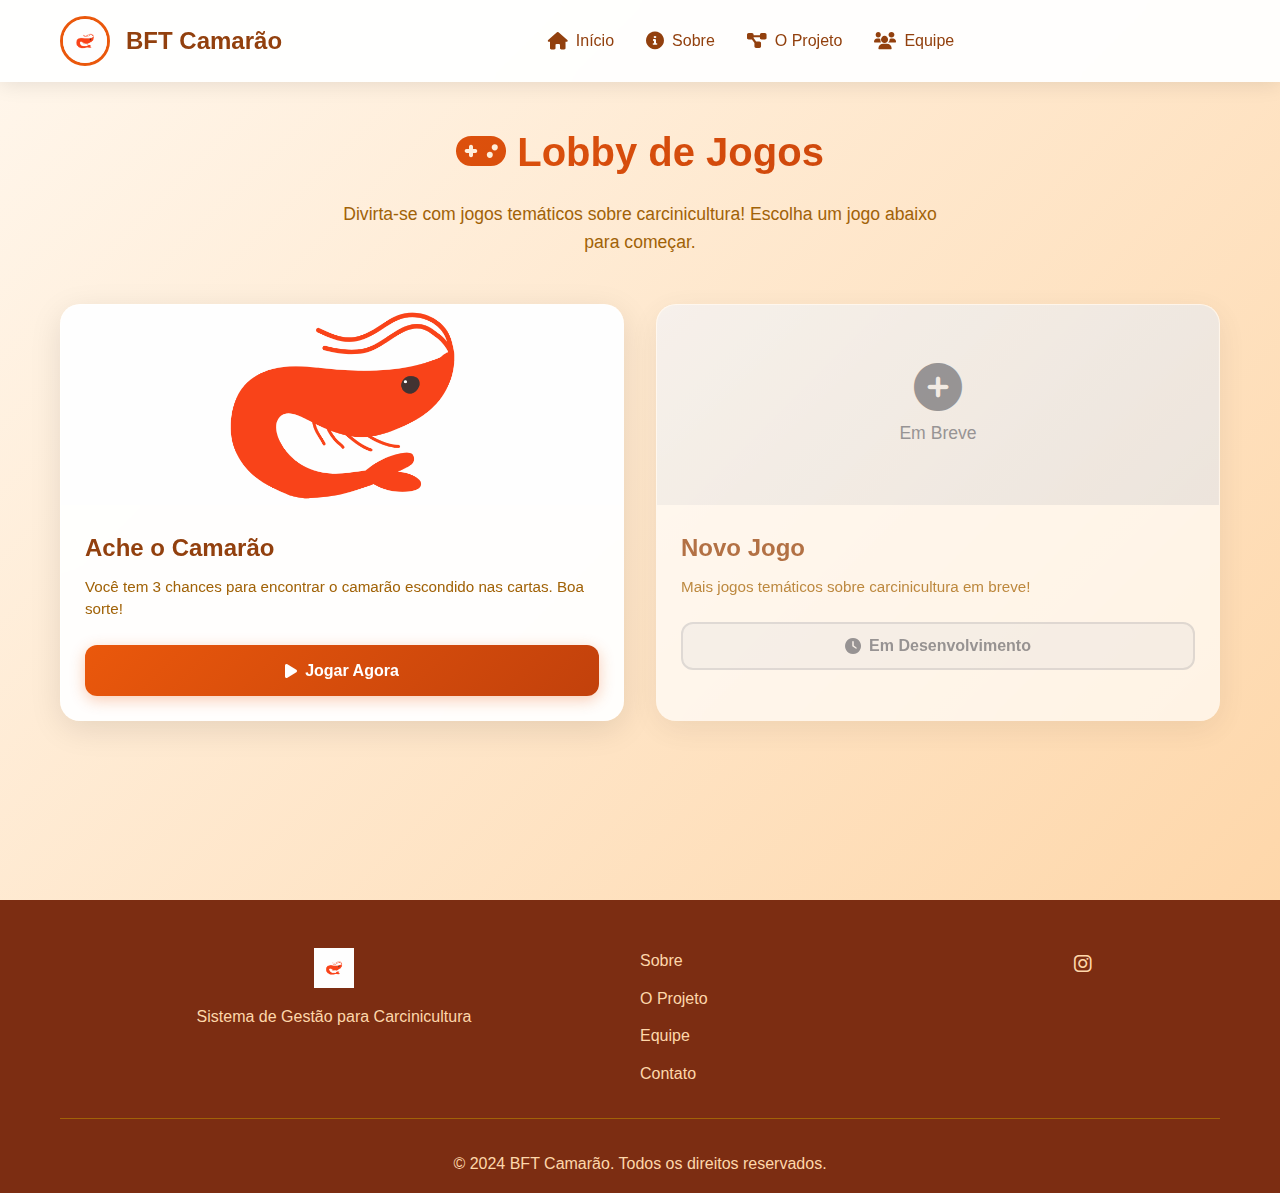
<file: lobby.html>
<!DOCTYPE html>
<html lang="pt-BR">
<head>
    <meta charset="UTF-8">
    <meta name="viewport" content="width=device-width, initial-scale=1.0">
    <title>Lobby de Jogos - BFT Camarão</title>
    <link rel="preconnect" href="https://fonts.googleapis.com">
    <link rel="preconnect" href="https://fonts.gstatic.com" crossorigin>
    <link href="https://fonts.googleapis.com/css2?family=Roboto:wght@300;400;500;700&family=Poppins:wght@300;400;500;600;700&display=swap" rel="stylesheet">
    <link rel="stylesheet" href="css/style.css">
    <link rel="stylesheet" href="css/lobby.css">
    <link href="https://cdnjs.cloudflare.com/ajax/libs/font-awesome/6.0.0/css/all.min.css" rel="stylesheet">
</head>
<body>
    <!-- Header -->
    <header class="header">
        <div class="container">
            <div class="header-content">
                <div class="logo">
                    <img src="images/FAZENDA DE CAMARÕES.png" alt="BFT Camarão Logo" class="logo-img">
                    <h1><a href="index.html" style="color: inherit; text-decoration: none;">BFT Camarão</a></h1>
                </div>
                <nav class="nav">
                    <a href="index.html"><i class="fas fa-home"></i>Início</a>
                    <a href="index.html#sobre"><i class="fas fa-info-circle"></i>Sobre</a>
                    <a href="index.html#projeto"><i class="fas fa-project-diagram"></i>O Projeto</a>
                    <a href="index.html#equipe"><i class="fas fa-users"></i>Equipe</a>
                </nav>
                <div class="hamburger">
                    <span></span>
                    <span></span>
                    <span></span>
                </div>
            </div>
        </div>
    </header>

    <!-- Lobby Section -->
    <section class="lobby-section">
        <div class="container">
            <div class="lobby-container">
                <h1 class="lobby-title"><i class="fas fa-gamepad"></i> Lobby de Jogos</h1>
                <p class="lobby-description">Divirta-se com jogos temáticos sobre carcinicultura! Escolha um jogo abaixo para começar.</p>

                <div class="games-grid" id="games-grid">
                    <!-- Game Card 1: Ache o Camarão -->
                    <div class="game-card">
                        <div class="game-image">
                            <img src="images/FAZENDA DE CAMARÕES.png" alt="Ache o Camarão">
                            <div class="game-overlay">
                                <i class="fas fa-play-circle game-play-icon"></i>
                            </div>
                        </div>
                        <div class="game-info">
                            <h3 class="game-title">Ache o Camarão</h3>
                            <p class="game-description">Você tem 3 chances para encontrar o camarão escondido nas cartas. Boa sorte!</p>
                            <a href="game.html" class="btn btn-primary game-btn">
                                <i class="fas fa-play"></i> Jogar Agora
                            </a>
                        </div>
                    </div>

                    <!-- Placeholder for future games -->
                    <div class="game-card coming-soon">
                        <div class="game-image">
                            <div class="coming-soon-placeholder">
                                <i class="fas fa-plus-circle"></i>
                                <p>Em Breve</p>
                            </div>
                        </div>
                        <div class="game-info">
                            <h3 class="game-title">Novo Jogo</h3>
                            <p class="game-description">Mais jogos temáticos sobre carcinicultura em breve!</p>
                            <button class="btn btn-secondary game-btn" disabled>
                                <i class="fas fa-clock"></i> Em Desenvolvimento
                            </button>
                        </div>
                    </div>
                </div>
            </div>
        </div>
    </section>

    <!-- Footer -->
    <footer class="footer">
        <div class="container">
            <div class="footer-content">
                <div class="footer-logo">
                    <img src="images/FAZENDA DE CAMARÕES.png" alt="BFT Camarão Logo" class="footer-logo-img">
                    <p>Sistema de Gestão para Carcinicultura</p>
                </div>
                <div class="footer-links">
                    <a href="index.html#sobre">Sobre</a>
                    <a href="index.html#projeto">O Projeto</a>
                    <a href="index.html#equipe">Equipe</a>
                    <a href="index.html#contato">Contato</a>
                </div>
                <div class="footer-social">
                    <a href="https://www.instagram.com/bftcamarao/" class="social-link"><i class="fab fa-instagram"></i></a>
                </div>
            </div>
            <div class="footer-bottom">
                <p>&copy; 2024 BFT Camarão. Todos os direitos reservados.</p>
            </div>
        </div>
    </footer>

    <script src="js/main.js"></script>
    <!-- <script src="js/lobby.js"></script> --> <!-- Uncomment if lobby.js is created -->
</body>
</html>
</file>
<file: css/lobby.css>
/* Lobby Styles */
.lobby-section {
    padding: 120px 0 80px;
    min-height: 100vh;
    background: linear-gradient(135deg, #fff7ed 0%, #fed7aa 100%);
}

.lobby-container {
    max-width: 1200px;
    margin: 0 auto;
    text-align: center;
}

.lobby-title {
    font-size: 2.5rem;
    font-weight: 700;
    color: #92400e;
    margin-bottom: 1rem;
    background: linear-gradient(135deg, #ea580c 0%, #c2410c 100%);
    -webkit-background-clip: text;
    -webkit-text-fill-color: transparent;
    background-clip: text;
}

.lobby-description {
    font-size: 1.1rem;
    color: #a16207;
    margin-bottom: 3rem;
    line-height: 1.6;
    max-width: 600px;
    margin-left: auto;
    margin-right: auto;
}

.games-grid {
    display: grid;
    grid-template-columns: repeat(auto-fit, minmax(300px, 1fr));
    gap: 2rem;
    margin-top: 2rem;
}

.game-card {
    background: rgba(255, 255, 255, 0.95);
    backdrop-filter: blur(10px);
    -webkit-backdrop-filter: blur(10px);
    border-radius: 20px;
    overflow: hidden;
    box-shadow: 0 8px 32px rgba(0, 0, 0, 0.1);
    border: 1px solid rgba(255, 255, 255, 0.2);
    transition: all 0.3s ease;
    position: relative;
}

.game-card:hover {
    transform: translateY(-10px);
    box-shadow: 0 20px 40px rgba(234, 88, 12, 0.2);
}

.game-image {
    position: relative;
    height: 200px;
    overflow: hidden;
}

.game-image img {
    width: 100%;
    height: 100%;
    object-fit: cover;
    transition: transform 0.3s ease;
}

.game-card:hover .game-image img {
    transform: scale(1.05);
}

.game-overlay {
    position: absolute;
    top: 0;
    left: 0;
    right: 0;
    bottom: 0;
    background: rgba(234, 88, 12, 0.8);
    display: flex;
    align-items: center;
    justify-content: center;
    opacity: 0;
    transition: opacity 0.3s ease;
}

.game-card:hover .game-overlay {
    opacity: 1;
}

.game-play-icon {
    font-size: 4rem;
    color: white;
    animation: pulse 2s infinite;
}

@keyframes pulse {
    0% { transform: scale(1); }
    50% { transform: scale(1.1); }
    100% { transform: scale(1); }
}

.game-info {
    padding: 1.5rem;
    text-align: left;
}

.game-info .game-title {
    font-size: 1.5rem;
    font-weight: 600;
    color: #92400e;
    margin-bottom: 0.5rem;
    background: none;
    -webkit-text-fill-color: initial;
}

.game-info .game-description {
    font-size: 0.95rem;
    color: #a16207;
    line-height: 1.5;
    margin-bottom: 1.5rem;
}

.game-btn {
    display: inline-flex;
    align-items: center;
    gap: 0.5rem;
    padding: 0.8rem 1.5rem;
    font-size: 1rem;
    font-weight: 600;
    text-decoration: none;
    border-radius: 12px;
    transition: all 0.3s ease;
    border: none;
    cursor: pointer;
    width: 100%;
    justify-content: center;
}

.game-btn.btn-primary {
    background: linear-gradient(135deg, #ea580c 0%, #c2410c 100%);
    color: white;
    box-shadow: 0 4px 15px rgba(234, 88, 12, 0.3);
}

.game-btn.btn-primary:hover {
    transform: translateY(-2px);
    box-shadow: 0 8px 25px rgba(234, 88, 12, 0.4);
}

.game-btn.btn-secondary {
    background: #f3f4f6;
    color: #6b7280;
    border: 2px solid #d1d5db;
    cursor: not-allowed;
}

.game-btn.btn-secondary:hover {
    transform: none;
    box-shadow: none;
}

.coming-soon {
    opacity: 0.7;
}

.coming-soon-placeholder {
    height: 100%;
    display: flex;
    flex-direction: column;
    align-items: center;
    justify-content: center;
    background: linear-gradient(135deg, #f3f4f6 0%, #e5e7eb 100%);
    color: #6b7280;
}

.coming-soon-placeholder i {
    font-size: 3rem;
    margin-bottom: 0.5rem;
}

.coming-soon-placeholder p {
    font-size: 1.1rem;
    font-weight: 500;
}

/* Mobile Responsive */
@media (max-width: 768px) {
    .lobby-section {
        padding: 160px 0 60px;
    }

    .lobby-container {
        margin: 0 1rem;
    }

    .lobby-title {
        font-size: 2rem;
    }

    .lobby-description {
        font-size: 1rem;
        margin-bottom: 2rem;
    }

    .games-grid {
        grid-template-columns: 1fr;
        gap: 1.5rem;
    }

    .game-card {
        margin: 0;
    }

    .game-image {
        height: 180px;
    }

    .game-info {
        padding: 1.2rem;
    }

    .game-info .game-title {
        font-size: 1.4rem;
    }

    .game-info .game-description {
        font-size: 0.95rem;
    }

    .game-btn {
        padding: 1rem 1.5rem;
        font-size: 1rem;
        min-height: 48px;
    }
}

@media (max-width: 600px) {
    .lobby-section {
        padding: 120px 0 50px;
    }

    .lobby-container {
        margin: 0 0.8rem;
    }

    .lobby-title {
        font-size: 1.9rem;
    }

    .lobby-description {
        font-size: 0.98rem;
        margin-bottom: 2rem;
    }

    .games-grid {
        gap: 1.2rem;
    }

    .game-image {
        height: 160px;
    }

    .game-info {
        padding: 1rem;
    }

    .game-info .game-title {
        font-size: 1.3rem;
    }

    .game-info .game-description {
        font-size: 0.9rem;
    }

    .game-btn {
        padding: 0.9rem 1.3rem;
        font-size: 0.98rem;
        min-height: 46px;
    }
}

@media (max-width: 480px) {
    .lobby-container {
        margin: 0 0.5rem;
    }

    .lobby-title {
        font-size: 1.8rem;
    }

    .lobby-description {
        font-size: 0.95rem;
    }

    .game-image {
        height: 140px;
    }

    .game-info .game-title {
        font-size: 1.2rem;
    }

    .game-info .game-description {
        font-size: 0.85rem;
    }

    .game-btn {
        padding: 0.8rem 1.2rem;
        font-size: 0.95rem;
        min-height: 44px;
    }
}

@media (max-width: 360px) {
    .lobby-section {
        padding: 80px 0 40px;
    }

    .lobby-container {
        margin: 0 0.3rem;
    }

    .lobby-title {
        font-size: 1.6rem;
    }

    .lobby-description {
        font-size: 0.9rem;
        margin-bottom: 1.5rem;
    }

    .games-grid {
        gap: 1rem;
    }

    .game-card {
        border-radius: 15px;
    }

    .game-image {
        height: 120px;
    }

    .game-info {
        padding: 0.8rem;
    }

    .game-info .game-title {
        font-size: 1.1rem;
    }

    .game-info .game-description {
        font-size: 0.8rem;
    }

    .game-btn {
        padding: 0.7rem 1rem;
        font-size: 0.9rem;
        min-height: 42px;
    }

    .coming-soon-placeholder i {
        font-size: 2.5rem;
    }

    .coming-soon-placeholder p {
        font-size: 1rem;
    }
}
</file>
<file: css/style.css>
/* Reset and Base Styles */
* {
    margin: 0;
    padding: 0;
    box-sizing: border-box;
}

body {
    font-family: 'Segoe UI', Tahoma, Geneva, Verdana, sans-serif;
    line-height: 1.6;
    color: #333;
    overflow-x: hidden;
}

.container {
    max-width: 1200px;
    margin: 0 auto;
    padding: 0 20px;
}

/* Header */
.header {
    background: rgba(255, 255, 255, 0.95);
    backdrop-filter: blur(10px);
    -webkit-backdrop-filter: blur(10px);
    color: #92400e;
    padding: 1rem 0;
    position: fixed;
    width: 100vw;
    left: 0;
    right: 0;
    top: 0;
    z-index: 1000;
    box-shadow: 0 2px 20px rgba(0,0,0,0.1);
    transition: all 0.3s ease;
}

.header.scrolled {
    background: rgba(234, 88, 12, 0.95);
    color: white;
}

.header-content {
    display: flex;
    justify-content: space-between;
    align-items: center;
}

.logo {
    display: flex;
    align-items: center;
    gap: 1rem;
}

.logo-img {
    height: 50px;
    width: 50px;
    border-radius: 50%;
    object-fit: cover;
    border: 3px solid #ea580c;
    transition: border-color 0.3s ease;
}

.header.scrolled .logo-img {
    border-color: white;
}

.logo h1 {
    font-size: 1.5rem;
    font-weight: bold;
    margin: 0;
}

.nav {
    display: flex;
    gap: 2rem;
    align-items: center;
}

.nav a {
    color: inherit;
    text-decoration: none;
    font-weight: 500;
    transition: all 0.3s ease;
    display: flex;
    align-items: center;
    gap: 0.5rem;
}

.nav a:hover {
    color: #ea580c;
    transform: translateY(-2px);
}

.header.scrolled .nav a:hover {
    color: #fed7aa;
}

.nav a i {
    font-size: 1.1rem;
}

/* Hero Section */
.hero {
    background: linear-gradient(135deg, #fff7ed 0%, #fed7aa 100%);
    padding: 120px 0 80px;
    min-height: 100vh;
    display: flex;
    align-items: center;
}

.hero .container {
    display: flex;
    align-items: center;
    justify-content: space-between;
    gap: 4rem;
    max-width: 1200px;
    margin: 0 auto;
    padding: 0 2rem;
}

.hero-content {
    display: flex;
    align-items: center;
    justify-content: space-between;
    gap: 4rem;
    background: rgba(255, 255, 255, 0.1);
    backdrop-filter: blur(20px);
    -webkit-backdrop-filter: blur(20px);
    border-radius: 20px;
    padding: 3rem;
    box-shadow: 0 8px 32px rgba(0, 0, 0, 0.1);
    border: 1px solid rgba(255, 255, 255, 0.2);
    max-width: 1200px;
    margin: 0 auto;
}

.hero-text {
    flex: 1;
    max-width: 600px;
}

.hero-image {
    flex: 1;
    display: flex;
    justify-content: center;
    align-items: center;
}

.hero-img {
    width: 500px;
    height: 500px;
    object-fit: cover;
    object-position: 50% 0%;
    box-shadow: 0 25px 50px -12px rgba(0, 0, 0, 0.25);
    transition: transform 0.3s ease;
    border-radius: 8px;
}

.hero-img:hover {
    transform: scale(1.05);
}

.hero-content h2 {
    font-size: 3.5rem;
    font-weight: 700;
    color: #92400e;
    line-height: 1.2;
    margin-bottom: 1.5rem;
    background: linear-gradient(135deg, #ea580c 0%, #c2410c 100%);
    -webkit-background-clip: text;
    -webkit-text-fill-color: transparent;
    background-clip: text;
}

.hero-content p {
    font-size: 1.25rem;
    color: #a16207;
    line-height: 1.6;
    margin-bottom: 2.5rem;
}

.hero-buttons {
    display: flex;
    gap: 1.5rem;
    flex-wrap: wrap;
}

.hero-buttons .btn {
    display: inline-flex;
    align-items: center;
    gap: 0.5rem;
    padding: 1rem 2rem;
    font-size: 1.1rem;
    font-weight: 600;
    text-decoration: none;
    border-radius: 12px;
    transition: all 0.3s ease;
    border: none;
    cursor: pointer;
}

.hero-buttons .btn-primary {
    background: linear-gradient(135deg, #ea580c 0%, #c2410c 100%);
    color: white;
    box-shadow: 0 4px 15px rgba(234, 88, 12, 0.3);
}

.hero-buttons .btn-primary:hover {
    transform: translateY(-2px);
    box-shadow: 0 8px 25px rgba(234, 88, 12, 0.4);
}

.hero-buttons .btn-secondary {
    background: white;
    color: #ea580c;
    border: 2px solid #ea580c;
    box-shadow: 0 4px 15px rgba(0, 0, 0, 0.1);
}

.hero-buttons .btn-secondary:hover {
    background: #ea580c;
    color: white;
    transform: translateY(-2px);
    box-shadow: 0 8px 25px rgba(234, 88, 12, 0.3);
}

/* Sections */
.section {
    padding: 80px 0;
}

.section-gray {
    background: #fef3c7;
}

.section-title {
    font-size: 2.5rem;
    font-weight: bold;
    text-align: center;
    margin-bottom: 3rem;
    color: #92400e;
}

.section-subtitle {
    text-align: center;
    color: #a16207;
    font-size: 1.1rem;
    margin-bottom: 3rem;
}

/* Sobre Section */
.sobre-content {
    display: grid;
    grid-template-columns: 2fr 1fr;
    gap: 3rem;
    align-items: center;
}

.sobre-text p {
    font-size: 1.125rem;
    margin-bottom: 1rem;
    color: #78350f;
}

.sobre-stats {
    display: grid;
    grid-template-columns: repeat(3, 1fr);
    gap: 1.5rem;
}

.stat {
    text-align: center;
    padding: 2rem;
    background: white;
    border-radius: 12px;
    box-shadow: 0 4px 6px rgba(0,0,0,0.1);
    transition: transform 0.3s ease, box-shadow 0.3s ease;
    height: 220px;
    display: flex;
    flex-direction: column;
    justify-content: center;
}

.stat:hover {
    transform: translateY(-5px);
    box-shadow: 0 8px 25px rgba(0,0,0,0.15);
}

.stat-icon {
    font-size: 2.5rem;
    color: #ea580c;
    margin-bottom: 1rem;
}

.stat-number {
    font-size: 2.5rem;
    font-weight: bold;
    color: #ea580c;
    margin-bottom: 0.5rem;
}

.stat-label {
    color: #a16207;
    font-weight: 500;
}

/* Projeto Section */
.projeto-content {
    display: grid;
    grid-template-columns: 2fr 1fr;
    gap: 3rem;
    align-items: start;
}

.projeto-main h3 {
    font-size: 1.5rem;
    font-weight: bold;
    color: #92400e;
    margin: 2rem 0 1rem 0;
}

.projeto-main h3:first-child {
    margin-top: 0;
}

.projeto-main p {
    color: #78350f;
    line-height: 1.7;
    margin-bottom: 1.5rem;
}

.projeto-list {
    list-style: none;
    padding: 0;
}

.projeto-list li {
    margin-bottom: 0.75rem;
    padding-left: 1.5rem;
    position: relative;
    color: #78350f;
}

.projeto-list li::before {
    content: "✓";
    color: #ea580c;
    font-weight: bold;
    position: absolute;
    left: 0;
}

.impact-grid {
    display: grid;
    grid-template-columns: repeat(auto-fit, minmax(200px, 1fr));
    gap: 1.5rem;
    margin-top: 1.5rem;
}

.impact-item {
    background: white;
    padding: 1.5rem;
    border-radius: 8px;
    text-align: center;
    box-shadow: 0 2px 4px rgba(0,0,0,0.1);
}

.impact-number {
    font-size: 2rem;
    font-weight: bold;
    color: #ea580c;
    margin-bottom: 0.5rem;
}

.impact-text {
    color: #a16207;
    font-size: 0.9rem;
    font-weight: 500;
}

.projeto-sidebar {
    position: sticky;
    top: 2rem;
}

.projeto-card {
    background: white;
    padding: 2rem;
    border-radius: 12px;
    box-shadow: 0 4px 6px rgba(0,0,0,0.1);
}

.projeto-card h4 {
    font-size: 1.25rem;
    font-weight: bold;
    color: #92400e;
    margin-bottom: 1.5rem;
    text-align: center;
}

.timeline {
    position: relative;
}

.timeline::before {
    content: "";
    position: absolute;
    left: 15px;
    top: 0;
    bottom: 0;
    width: 2px;
    background: #fed7aa;
}

.timeline-item {
    position: relative;
    margin-bottom: 2rem;
    padding-left: 3rem;
}

.timeline-item:last-child {
    margin-bottom: 0;
}

.timeline-marker {
    position: absolute;
    left: 7px;
    top: 5px;
    width: 16px;
    height: 16px;
    background: #ea580c;
    border-radius: 50%;
    border: 3px solid white;
    box-shadow: 0 0 0 2px #ea580c;
}

.timeline-content h5 {
    font-size: 1rem;
    font-weight: bold;
    color: #92400e;
    margin-bottom: 0.25rem;
}

.timeline-content p {
    color: #a16207;
    font-size: 0.9rem;
    line-height: 1.4;
}

/* Equipe Section */
.equipe-grid {
    display: grid;
    grid-template-columns: repeat(auto-fit, minmax(280px, 1fr));
    gap: 2rem;
}

.equipe-member {
    background: white;
    border-radius: 12px;
    box-shadow: 0 4px 6px rgba(0,0,0,0.1);
    overflow: hidden;
    transition: transform 0.3s ease, box-shadow 0.3s ease;
}

.equipe-member:hover {
    transform: translateY(-5px);
    box-shadow: 0 8px 25px rgba(0,0,0,0.15);
}

.member-photo {
    position: relative;
    height: 250px;
    overflow: hidden;
}

.member-img {
    width: 100%;
    height: 100%;
    object-fit: cover;
    transition: transform 0.3s ease;
}

.equipe-member:hover .member-img {
    transform: scale(1.05);
}

.member-overlay {
    position: absolute;
    top: 0;
    left: 0;
    right: 0;
    bottom: 0;
    background: rgba(234, 88, 12, 0.9);
    display: flex;
    align-items: center;
    justify-content: center;
    opacity: 0;
    transition: opacity 0.3s ease;
}

.equipe-member:hover .member-overlay {
    opacity: 1;
}

.member-social {
    display: flex;
    gap: 1rem;
}

.member-social .social-link {
    color: white;
    font-size: 1.5rem;
    transition: transform 0.3s ease;
}

.member-social .social-link:hover {
    transform: scale(1.2);
}

.member-info {
    padding: 1.5rem;
    text-align: center;
}

.member-name {
    font-size: 1.25rem;
    font-weight: bold;
    color: #92400e;
    margin-bottom: 0.5rem;
}

.member-role {
    color: #ea580c;
    font-weight: 600;
    margin-bottom: 1rem;
}

.member-bio {
    color: #a16207;
    line-height: 1.6;
    font-size: 0.9rem;
}

/* Features Grid */
.features-grid {
    display: grid;
    grid-template-columns: repeat(auto-fit, minmax(350px, 1fr));
    gap: 2rem;
}

.feature-card {
    background: white;
    padding: 2rem;
    border-radius: 12px;
    box-shadow: 0 4px 6px rgba(0,0,0,0.1);
    text-align: center;
    transition: transform 0.3s, box-shadow 0.3s;
}

.feature-card:hover {
    transform: translateY(-5px);
    box-shadow: 0 8px 25px rgba(0,0,0,0.15);
}

.feature-icon {
    font-size: 3rem;
    color: #ea580c;
    margin-bottom: 1rem;
}

.feature-card h3 {
    font-size: 1.25rem;
    font-weight: bold;
    margin-bottom: 1rem;
    color: #92400e;
}

.feature-card p {
    color: #a16207;
    line-height: 1.6;
}

/* Tech Stack */
.tech-stack {
    display: grid;
    grid-template-columns: repeat(auto-fit, minmax(300px, 1fr));
    gap: 2rem;
}

.tech-category {
    background: white;
    padding: 2rem;
    border-radius: 12px;
    box-shadow: 0 4px 6px rgba(0,0,0,0.1);
}

.tech-category h3 {
    font-size: 1.25rem;
    font-weight: bold;
    margin-bottom: 1.5rem;
    color: #92400e;
    text-align: center;
}

.tech-items {
    display: flex;
    flex-wrap: wrap;
    gap: 0.75rem;
    justify-content: center;
}

.tech-item {
    background: #fed7aa;
    color: #92400e;
    padding: 0.5rem 1rem;
    border-radius: 20px;
    font-size: 0.875rem;
    font-weight: 500;
}

/* Screenshots */
.screenshots {
    display: grid;
    grid-template-columns: repeat(auto-fit, minmax(300px, 1fr));
    gap: 2rem;
}

.screenshot {
    background: white;
    padding: 2rem;
    border-radius: 12px;
    box-shadow: 0 4px 6px rgba(0,0,0,0.1);
    text-align: center;
}

.screenshot-img {
    width: 100%;
    height: 200px;
    object-fit: cover;
    border-radius: 8px;
    margin-bottom: 1rem;
    box-shadow: 0 2px 4px rgba(0,0,0,0.1);
}

.screenshot h4 {
    font-size: 1.125rem;
    font-weight: bold;
    margin-bottom: 0.5rem;
    color: #92400e;
}

.screenshot p {
    color: #a16207;
}

/* Contact Section */
.contact-content {
    display: grid;
    grid-template-columns: 1fr 2fr;
    gap: 3rem;
}

.contact-info {
    display: flex;
    flex-direction: column;
    gap: 2rem;
}

.contact-item {
    display: flex;
    align-items: center;
    gap: 1rem;
}

.contact-item i {
    font-size: 1.5rem;
    color: #ea580c;
    width: 30px;
}

.contact-item h4 {
    font-weight: bold;
    margin-bottom: 0.25rem;
    color: #92400e;
}

.contact-item p {
    color: #a16207;
}

.contact-form {
    background: white;
    padding: 2rem;
    border-radius: 12px;
    box-shadow: 0 4px 6px rgba(0,0,0,0.1);
}

.form-group {
    margin-bottom: 1.5rem;
}

.form-group input,
.form-group textarea {
    width: 100%;
    padding: 12px;
    border: 2px solid #fed7aa;
    border-radius: 8px;
    font-size: 1rem;
    transition: border-color 0.3s;
}

.form-group input:focus,
.form-group textarea:focus {
    outline: none;
    border-color: #ea580c;
}

/* Footer */
.footer {
    background: #7c2d12;
    color: white;
    padding: 3rem 0 1rem;
}

.footer-content {
    display: grid;
    grid-template-columns: 2fr 1fr 1fr;
    gap: 2rem;
    margin-bottom: 2rem;
}

.footer-logo {
    display: flex;
    flex-direction: column;
    align-items: center;
    text-align: center;
}

.footer-logo-img {
    height: 40px;
    width: auto;
    margin-bottom: 1rem;
}

.footer-logo p {
    color: #fed7aa;
}

.footer-links {
    display: flex;
    flex-direction: column;
    gap: 0.75rem;
}

.footer-links a {
    color: #fed7aa;
    text-decoration: none;
    transition: color 0.3s;
}

.footer-links a:hover {
    color: #ea580c;
}

.footer-social {
    display: flex;
    justify-content: center;
    gap: 1rem;
}

.social-link {
    color: #fed7aa;
    font-size: 1.25rem;
    transition: color 0.3s;
}

.social-link:hover {
    color: #ea580c;
}

.footer-bottom {
    text-align: center;
    padding-top: 2rem;
    border-top: 1px solid #a16207;
    color: #fed7aa;
}

/* Responsive Design */
@media (max-width: 768px) {
    .header-content {
        flex-direction: column;
        gap: 1rem;
    }

    .nav {
        gap: 1rem;
    }

    .hero {
        flex-direction: column;
        text-align: center;
        padding: 100px 0 60px;
    }

    .hero-content {
        padding-right: 0;
        margin-bottom: 2rem;
    }

    .hero-content h2 {
        font-size: 2rem;
    }

    .hero-buttons {
        justify-content: center;
    }

    .sobre-content,
    .projeto-content,
    .contact-content {
        grid-template-columns: 1fr;
        gap: 2rem;
    }

    .features-grid,
    .screenshots,
    .tech-stack,
    .equipe-grid {
        grid-template-columns: 1fr;
    }

    .footer-content {
        grid-template-columns: 1fr;
        text-align: center;
        gap: 2rem;
    }

    .footer-social {
        justify-content: center;
    }
}

@media (max-width: 480px) {
    .container {
        padding: 0 15px;
    }

    .section {
        padding: 60px 0;
    }

    .section-title {
        font-size: 2rem;
    }

    .hero-content h2 {
        font-size: 1.75rem;
    }

    .stat {
        padding: 1.5rem;
    }

    .stat-number {
        font-size: 2rem;
    }
}

/* Animations */
@keyframes fadeInUp {
    from {
        opacity: 0;
        transform: translateY(30px);
    }
    to {
        opacity: 1;
        transform: translateY(0);
    }
}

.section {
    animation: fadeInUp 0.6s ease-out;
}

/* Smooth Scrolling */
html {
    scroll-behavior: smooth;
}

/* Wave Divider */
.wave-divider {
    width: 100%;
    overflow: hidden;
    line-height: 0;
    margin: 0;
    padding: 0;
}

.wave-divider svg {
    position: relative;
    display: block;
    width: calc(100% + 1.3px);
    height: 120px;
}

/* Custom Scrollbar */
::-webkit-scrollbar {
    width: 8px;
}

::-webkit-scrollbar-track {
    background: #fef3c7;
}

::-webkit-scrollbar-thumb {
    background: #fed7aa;
    border-radius: 4px;
}

::-webkit-scrollbar-thumb:hover {
    background: #fdba74;
}
</file>
